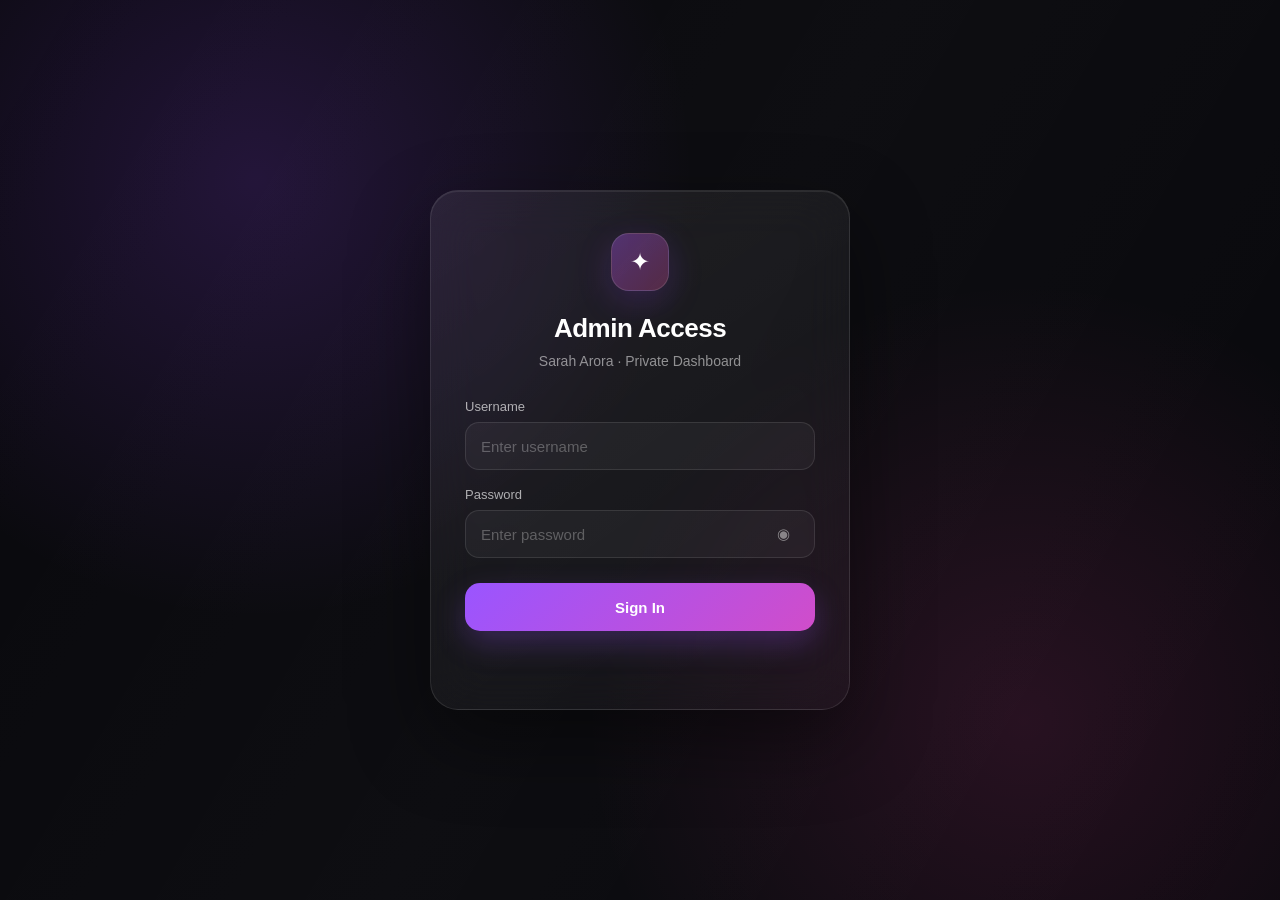
<file: pages/admin-login.html>
<!DOCTYPE html>
<html lang="en">
<head>
    <meta charset="UTF-8">
    <meta name="viewport" content="width=device-width, initial-scale=1.0">

    <title>Admin Login | Sarah Arora</title>

    <style>
        * {
            box-sizing: border-box;
        }

        html,
        body {
            margin: 0;
            min-height: 100%;
        }

        body {
            min-height: 100vh;
            display: flex;
            align-items: center;
            justify-content: center;

            font-family:
                Inter,
                -apple-system,
                BlinkMacSystemFont,
                "Segoe UI",
                sans-serif;

            background:
                radial-gradient(
                    circle at 20% 20%,
                    rgba(151, 71, 255, 0.18),
                    transparent 35%
                ),
                radial-gradient(
                    circle at 80% 80%,
                    rgba(255, 70, 170, 0.12),
                    transparent 35%
                ),
                #09090d;

            color: #fff;

            overflow: hidden;
        }

        body::before {
            content: "";
            position: fixed;
            inset: 0;

            background:
                linear-gradient(
                    120deg,
                    transparent,
                    rgba(255,255,255,0.025),
                    transparent
                );

            pointer-events: none;
        }

        .login-wrapper {
            width: min(92%, 420px);

            animation: appear 0.7s ease forwards;
        }

        .login-card {
            position: relative;

            padding: 42px 34px;

            border: 1px solid rgba(255,255,255,0.10);
            border-radius: 28px;

            background:
                linear-gradient(
                    145deg,
                    rgba(255,255,255,0.075),
                    rgba(255,255,255,0.025)
                );

            backdrop-filter: blur(24px);
            -webkit-backdrop-filter: blur(24px);

            box-shadow:
                0 30px 80px rgba(0,0,0,0.45),
                inset 0 1px 0 rgba(255,255,255,0.08);
        }

        .logo {
            width: 58px;
            height: 58px;

            margin: 0 auto 22px;

            display: flex;
            align-items: center;
            justify-content: center;

            border-radius: 18px;

            background:
                linear-gradient(
                    135deg,
                    rgba(177, 91, 255, 0.35),
                    rgba(255, 91, 181, 0.25)
                );

            border: 1px solid rgba(255,255,255,0.12);

            font-size: 24px;

            box-shadow:
                0 10px 35px rgba(151,71,255,0.20);
        }

        h1 {
            margin: 0;

            text-align: center;

            font-size: 26px;
            font-weight: 600;
            letter-spacing: -0.5px;
        }

        .subtitle {
            margin: 9px 0 30px;

            text-align: center;

            color: rgba(255,255,255,0.52);

            font-size: 14px;
        }

        .field {
            margin-bottom: 17px;
        }

        label {
            display: block;

            margin-bottom: 8px;

            font-size: 13px;

            color: rgba(255,255,255,0.65);
        }

        input {
            width: 100%;

            padding: 14px 15px;

            border: 1px solid rgba(255,255,255,0.10);
            border-radius: 14px;

            outline: none;

            background: rgba(255,255,255,0.045);

            color: #fff;

            font-size: 15px;

            transition:
                border-color 0.2s ease,
                background 0.2s ease,
                box-shadow 0.2s ease;
        }

        input::placeholder {
            color: rgba(255,255,255,0.28);
        }

        input:focus {
            border-color: rgba(184, 108, 255, 0.65);

            background: rgba(255,255,255,0.065);

            box-shadow:
                0 0 0 4px rgba(168, 83, 255, 0.09);
        }

        .password-wrap {
            position: relative;
        }

        .password-wrap input {
            padding-right: 52px;
        }

        .toggle-password {
            position: absolute;

            right: 10px;
            top: 50%;

            transform: translateY(-50%);

            border: 0;

            background: transparent;

            color: rgba(255,255,255,0.45);

            cursor: pointer;

            font-size: 15px;

            padding: 8px;
        }

        .toggle-password:hover {
            color: #fff;
        }

        .login-button {
            width: 100%;

            margin-top: 8px;

            padding: 14px 18px;

            border: 0;
            border-radius: 15px;

            background:
                linear-gradient(
                    135deg,
                    #9a55ff,
                    #d04dca
                );

            color: #fff;

            font-size: 15px;
            font-weight: 600;

            cursor: pointer;

            box-shadow:
                0 12px 30px rgba(154,85,255,0.25);

            transition:
                transform 0.2s ease,
                box-shadow 0.2s ease,
                opacity 0.2s ease;
        }

        .login-button:hover {
            transform: translateY(-1px);

            box-shadow:
                0 16px 38px rgba(154,85,255,0.32);
        }

        .login-button:active {
            transform: translateY(1px);
        }

        .login-button.loading {
            opacity: 0.65;
            pointer-events: none;
        }

        .error {
            min-height: 20px;

            margin-top: 16px;

            text-align: center;

            color: #ff8e9d;

            font-size: 13px;
        }

        @keyframes appear {
            from {
                opacity: 0;
                transform: translateY(16px) scale(0.98);
            }

            to {
                opacity: 1;
                transform: translateY(0) scale(1);
            }
        }

        /* RESPONSIVE */
        html { min-height: 100%; background: #09090d; }
        body {
            min-height: 100vh; min-height: 100dvh; width: 100%;
            padding: max(18px, env(safe-area-inset-top)) max(18px, env(safe-area-inset-right)) max(18px, env(safe-area-inset-bottom)) max(18px, env(safe-area-inset-left));
            overflow: auto;
        }
        .login-wrapper { width: min(100%, 420px); }
        .login-card { width: 100%; }
        input, button { -webkit-tap-highlight-color: transparent; touch-action: manipulation; }
        input { min-height: 48px; }
        .login-button { min-height: 48px; }
        .toggle-password { min-width: 44px; min-height: 44px; }

        @media (max-width: 600px) {
            body { align-items: center; justify-content: center; padding: 14px; }
            .login-wrapper { width: 100%; max-width: 420px; }
            .login-card { padding: 34px 24px; border-radius: 24px; }
            .logo { width: 54px; height: 54px; margin-bottom: 18px; }
            h1 { font-size: 24px; }
            .subtitle { margin-bottom: 26px; font-size: 13px; }
            .field { margin-bottom: 15px; }
            label { font-size: 12px; }
            input { min-height: 50px; padding: 14px; font-size: 16px; }
            .login-button { min-height: 50px; font-size: 15px; }
        }

        @media (max-width: 380px) {
            body { padding-left: 11px; padding-right: 11px; }
            .login-card { padding: 28px 18px; border-radius: 22px; }
            .logo { width: 50px; height: 50px; margin-bottom: 15px; font-size: 21px; }
            h1 { font-size: 22px; }
            .subtitle { margin-top: 7px; margin-bottom: 22px; }
        }

        @media (max-height: 620px) {
            body { align-items: flex-start; padding-top: 12px; padding-bottom: 12px; }
            .login-card { padding-top: 24px; padding-bottom: 24px; }
            .logo { margin-bottom: 12px; }
            .subtitle { margin-bottom: 18px; }
            .field { margin-bottom: 11px; }
            .login-button { margin-top: 3px; }
        }

    </style>
</head>

<body>

<div class="login-wrapper">

    <div class="login-card">

        <div class="logo">
            ✦
        </div>

        <h1>Admin Access</h1>

        <p class="subtitle">
            Sarah Arora · Private Dashboard
        </p>

        <form id="loginForm">

            <div class="field">
                <label for="username">
                    Username
                </label>

                <input
                    id="username"
                    type="text"
                    autocomplete="username"
                    placeholder="Enter username"
                    required
                >
            </div>

            <div class="field">
                <label for="password">
                    Password
                </label>

                <div class="password-wrap">

                    <input
                        id="password"
                        type="password"
                        autocomplete="current-password"
                        placeholder="Enter password"
                        required
                    >

                    <button
                        type="button"
                        class="toggle-password"
                        id="togglePassword"
                        aria-label="Show password"
                    >
                        ◉
                    </button>

                </div>
            </div>

            <button
                type="submit"
                class="login-button"
                id="loginButton"
            >
                Sign In
            </button>

            <div
                class="error"
                id="errorMessage"
                aria-live="polite"
            ></div>

        </form>

    </div>

</div>

<script>
    const form = document.getElementById("loginForm");
    const username = document.getElementById("username");
    const password = document.getElementById("password");
    const loginButton = document.getElementById("loginButton");
    const errorMessage = document.getElementById("errorMessage");
    const togglePassword = document.getElementById("togglePassword");

    togglePassword.addEventListener("click", () => {
        const showing = password.type === "text";

        password.type = showing ? "password" : "text";

        togglePassword.textContent = showing ? "◉" : "◉";
    });

    form.addEventListener("submit", async (event) => {
        event.preventDefault();

        errorMessage.textContent = "";

        loginButton.classList.add("loading");
        loginButton.textContent = "Signing in...";

        try {
            const response = await fetch("/api/admin/login", {
                method: "POST",

                headers: {
                    "Content-Type": "application/json"
                },

                body: JSON.stringify({
                    username: username.value,
                    password: password.value
                })
            });

            const data = await response.json();

            if (!response.ok || !data.success) {
                throw new Error(
                    data.error || "Unable to sign in."
                );
            }

            window.location.href = "/pages/admin-chat.html";

        } catch (error) {

            errorMessage.textContent =
                error.message || "Something went wrong.";

            loginButton.classList.remove("loading");
            loginButton.textContent = "Sign In";
        }
    });
</script>

</body>
</html>
</file>
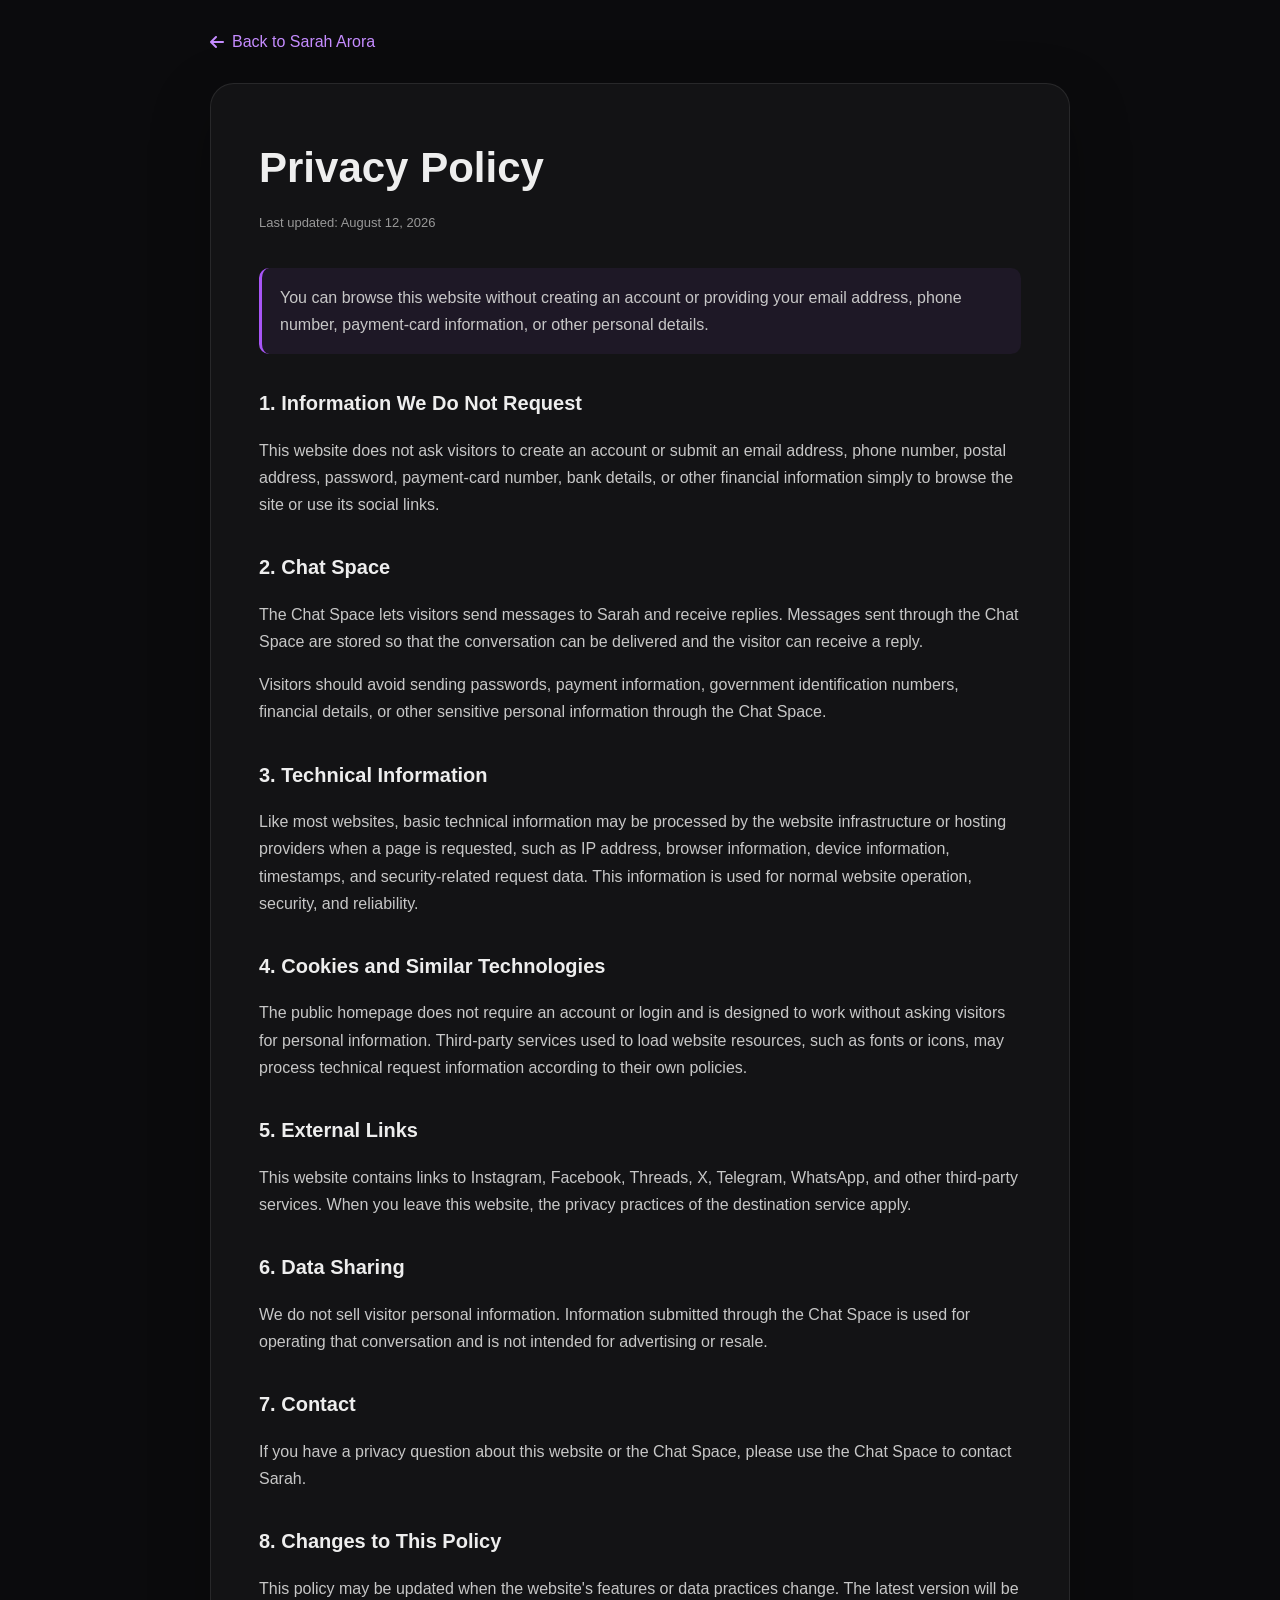
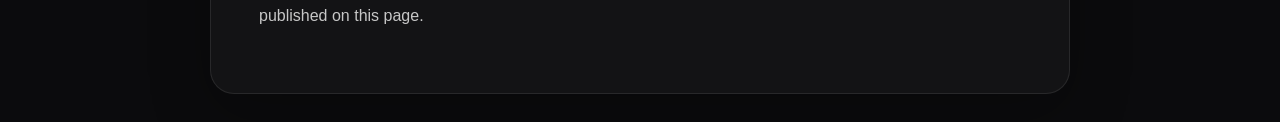
<file: pages/privacy.html>
<!DOCTYPE html>
<html lang="en">
<head>
    <meta charset="utf-8"/>
    <meta name="viewport" content="width=device-width, initial-scale=1.0"/>
    <title>Privacy Policy | Sarah Arora</title>
    <link href="https://cdnjs.cloudflare.com/ajax/libs/font-awesome/6.7.2/css/all.min.css" rel="stylesheet"/>
    <style>
        * { box-sizing: border-box; }
        html, body { margin: 0; min-height: 100%; }
        body {
            background: #0b0b0d;
            color: #eee;
            font-family: Arial, sans-serif;
            line-height: 1.7;
            padding: 28px 18px;
        }
        .page {
            width: min(860px, 100%);
            margin: 0 auto;
        }
        a { color: #c58cff; }
        .back {
            display: inline-flex;
            gap: 8px;
            align-items: center;
            margin-bottom: 28px;
            text-decoration: none;
        }
        .card {
            padding: clamp(24px, 5vw, 48px);
            border: 1px solid rgba(255,255,255,.09);
            border-radius: 24px;
            background: rgba(255,255,255,.035);
            box-shadow: 0 20px 60px rgba(0,0,0,.25);
        }
        h1 { margin: 0 0 8px; font-size: clamp(28px, 5vw, 42px); }
        .updated { color: #999; font-size: 13px; margin-bottom: 34px; }
        h2 { margin-top: 32px; font-size: 20px; }
        p, li { color: #c7c7c7; }
        ul { padding-left: 22px; }
        .highlight {
            padding: 16px 18px;
            border-left: 3px solid #a855f7;
            background: rgba(168,85,247,.07);
            border-radius: 10px;
        }
    </style>
</head>
<body>
<main class="page">
    <a class="back" href="../index.html">
        <i class="fa-solid fa-arrow-left"></i> Back to Sarah Arora
    </a>

    <article class="card">
        <h1>Privacy Policy</h1>
        <div class="updated">Last updated: August 12, 2026</div>

        <p class="highlight">
            You can browse this website without creating an account or providing
            your email address, phone number, payment-card information, or other
            personal details.
        </p>

        <h2>1. Information We Do Not Request</h2>
        <p>
            This website does not ask visitors to create an account or submit
            an email address, phone number, postal address, password, payment-card
            number, bank details, or other financial information simply to browse
            the site or use its social links.
        </p>

        <h2>2. Chat Space</h2>
        <p>
            The Chat Space lets visitors send messages to Sarah and receive replies.
            Messages sent through the Chat Space are stored so that the conversation
            can be delivered and the visitor can receive a reply.
        </p>
        <p>
            Visitors should avoid sending passwords, payment information, government
            identification numbers, financial details, or other sensitive personal
            information through the Chat Space.
        </p>

        <h2>3. Technical Information</h2>
        <p>
            Like most websites, basic technical information may be processed by the
            website infrastructure or hosting providers when a page is requested,
            such as IP address, browser information, device information, timestamps,
            and security-related request data. This information is used for normal
            website operation, security, and reliability.
        </p>

        <h2>4. Cookies and Similar Technologies</h2>
        <p>
            The public homepage does not require an account or login and is designed
            to work without asking visitors for personal information. Third-party
            services used to load website resources, such as fonts or icons, may
            process technical request information according to their own policies.
        </p>

        <h2>5. External Links</h2>
        <p>
            This website contains links to Instagram, Facebook, Threads, X, Telegram,
            WhatsApp, and other third-party services. When you leave this website,
            the privacy practices of the destination service apply.
        </p>

        <h2>6. Data Sharing</h2>
        <p>
            We do not sell visitor personal information. Information submitted
            through the Chat Space is used for operating that conversation and is
            not intended for advertising or resale.
        </p>

        <h2>7. Contact</h2>
        <p>
            If you have a privacy question about this website or the Chat Space,
            please use the Chat Space to contact Sarah.
        </p>

        <h2>8. Changes to This Policy</h2>
        <p>
            This policy may be updated when the website's features or data practices
            change. The latest version will be published on this page.
        </p>
    </article>
</main>
</body>
</html>
</file>
